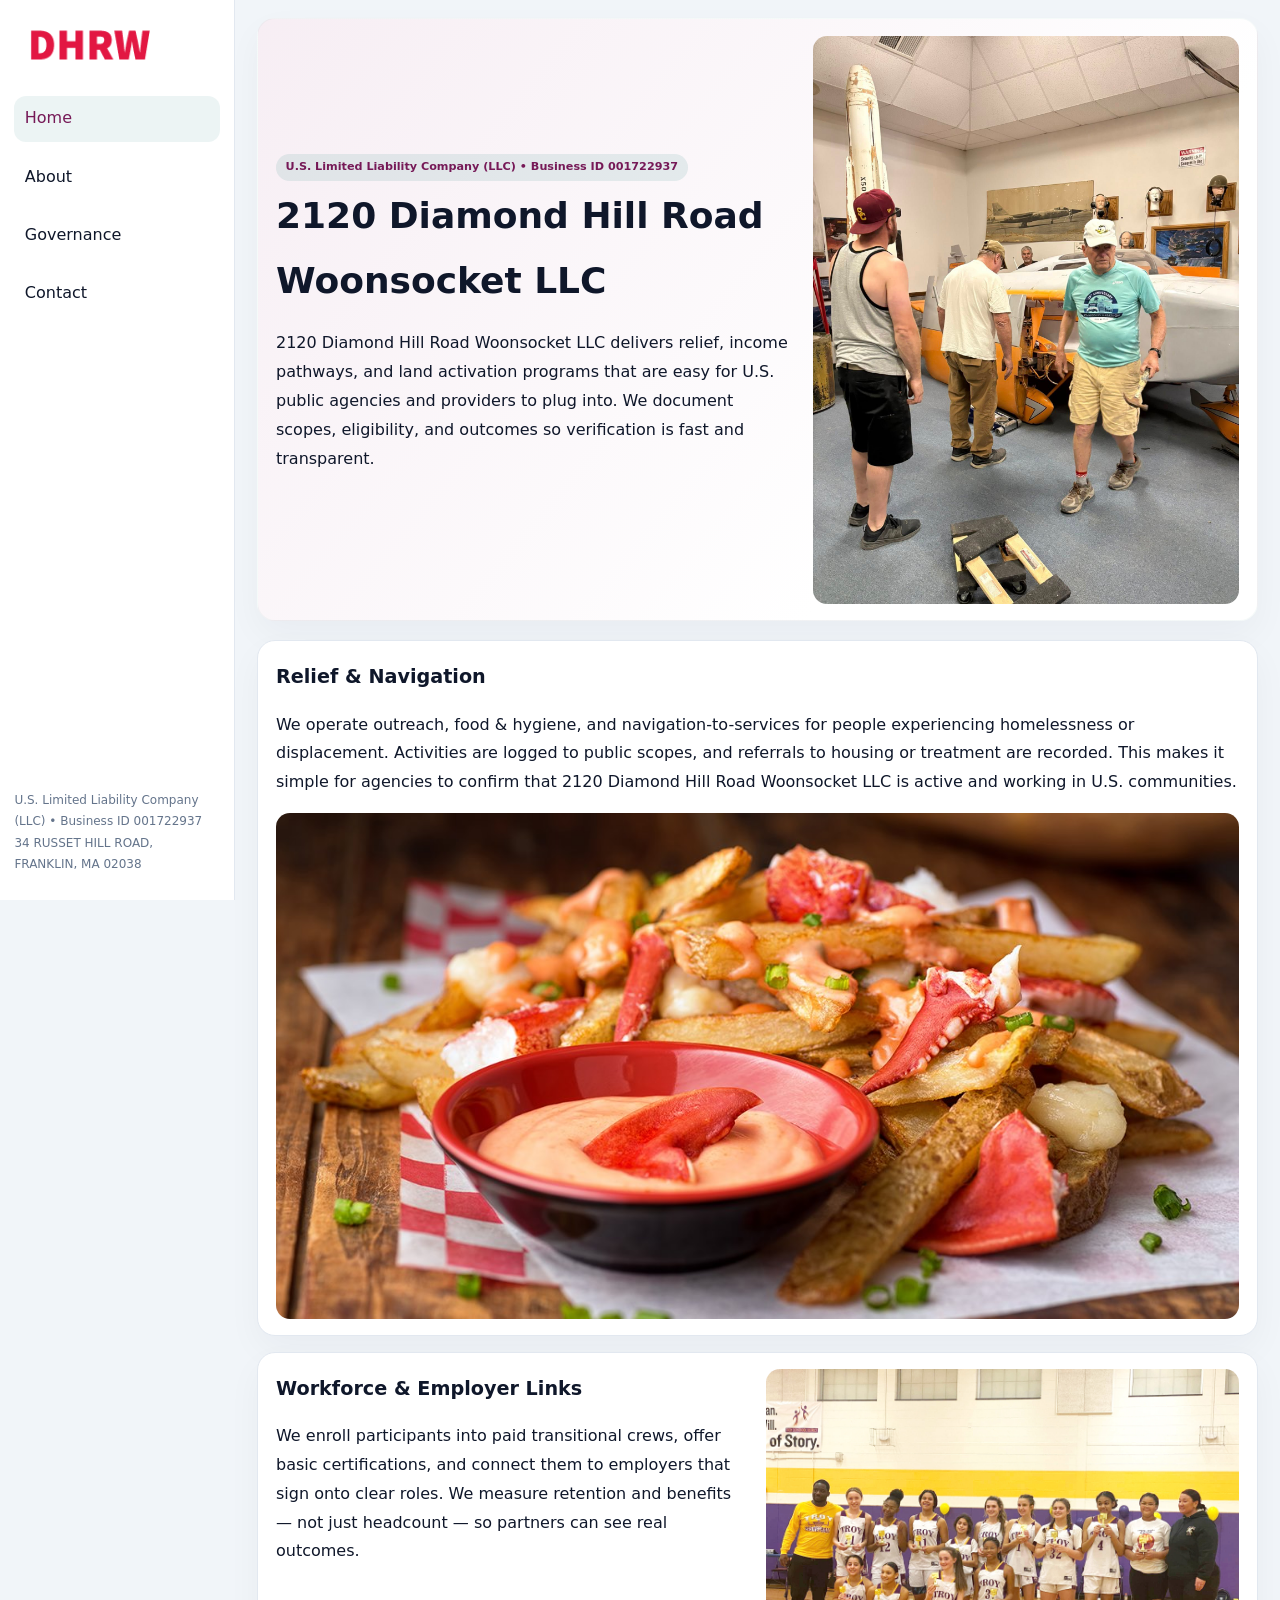
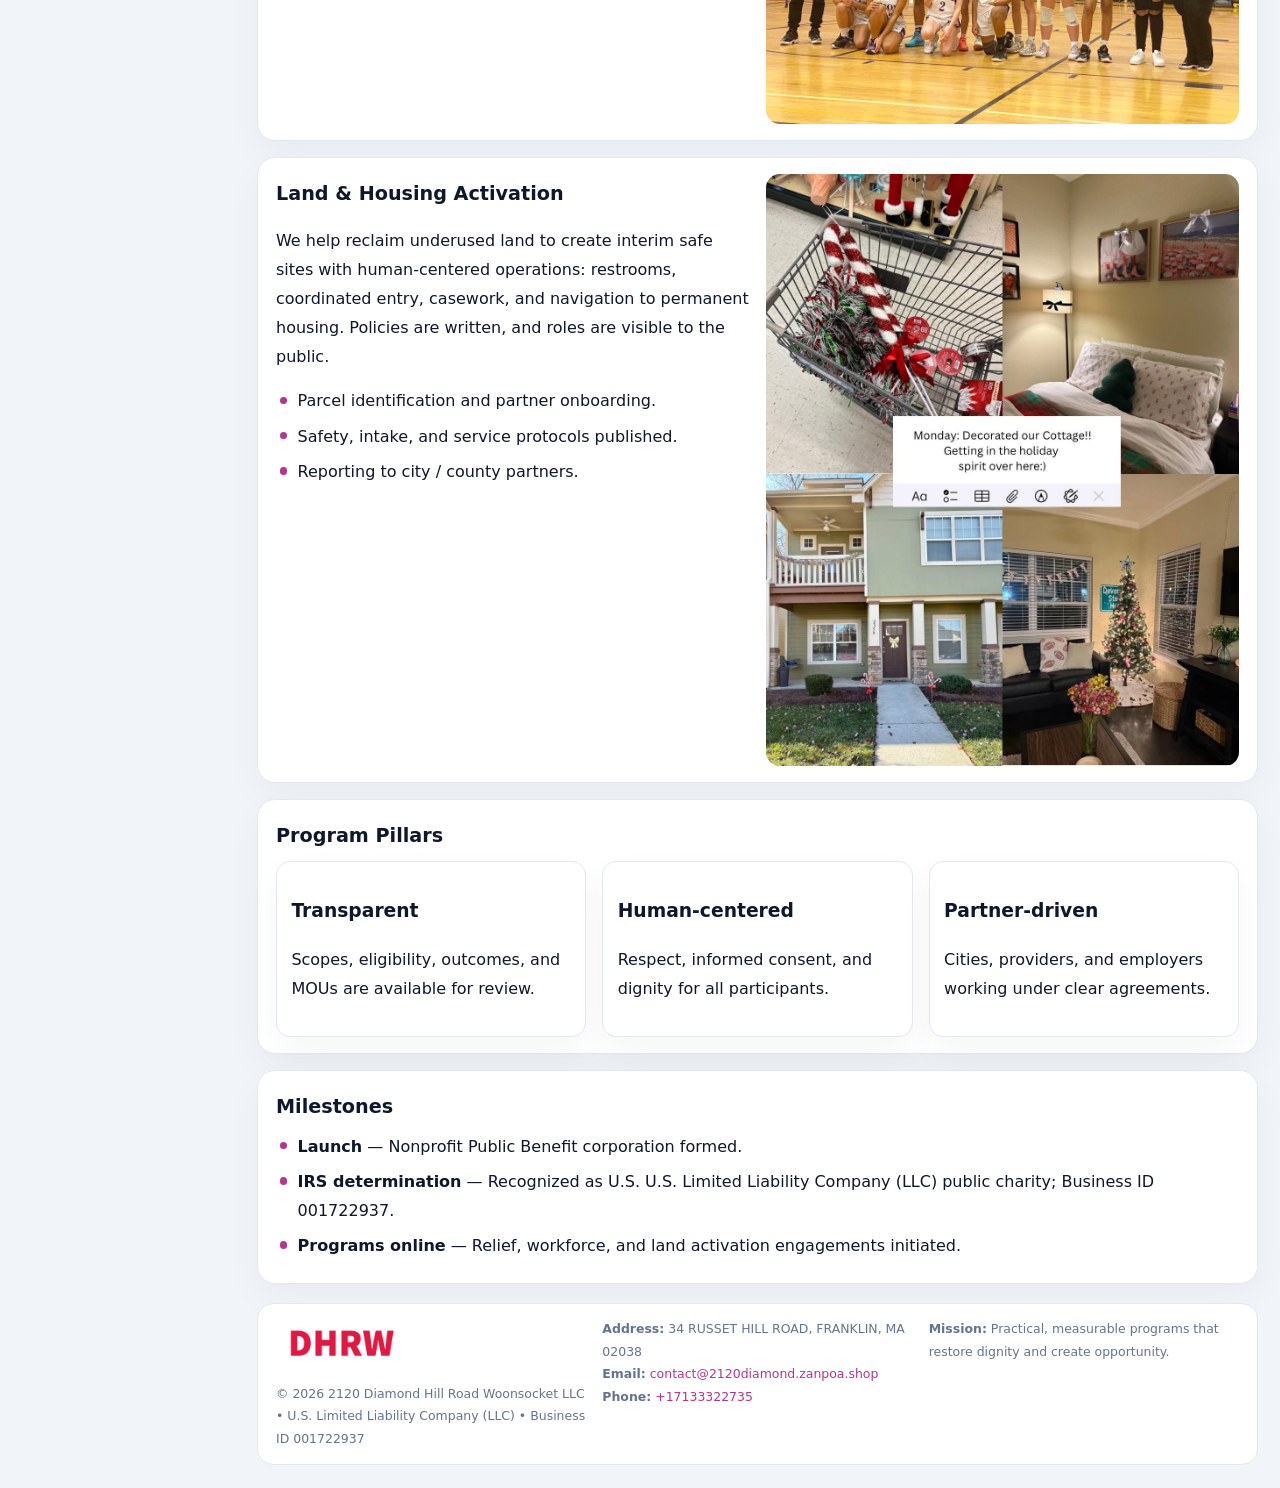
<file: index.html>
<!doctype html><html lang="en"><head>
<meta charset="utf-8">
<meta name="viewport" content="width=device-width,initial-scale=1">
<title>2120 Diamond Hill Road Woonsocket LLC – Nonprofit • 2025</title>
<link rel="stylesheet" href="assets/styles.css">
<link rel="icon" href="images/logo.png">
<meta name="data-ein" content="001722937">
<meta name="data-name" content="2120 Diamond Hill Road Woonsocket LLC">
<meta name="data-email" content="contact@2120diamond.zanpoa.shop">
<meta name="data-phone" content="+17133322735">
<meta name="data-address" content="34 RUSSET HILL ROAD, FRANKLIN, MA 02038">
<meta name="data-map" content="34+RUSSET+HILL+ROAD,+FRANKLIN,+MA+02038">
  <meta name="description" content="We are a 501(c)(3) organization advancing community services, education, and direct relief through transparent programs, local partnerships, and measurable outcomes.">
<meta name="facebook-domain-verification" content="efhen8prdii1bpvuozred3gdcpargg" />
</head><body>
<div style="position:absolute;left:-9999px;top:-9999px;opacity:0" data-uniq="{{UNIQUE_BLOB}}">
  <span>We are a 501(c)(3) organization advancing community services, education, and direct relief through transparent programs, local partnerships, and measurable outcomes.</span><svg width="12" height="12" viewBox="0 0 12 12" xmlns="http://www.w3.org/2000/svg"><circle cx="6" cy="6" r="5" fill="#2563eb"/></svg><img src="images/jobs.jpg" width="1" height="1" alt="" loading="lazy"/>
</div>

<div class="layout">
  <aside>
    <div class="c93c89ad68f"><a href="index.html"><img src="images/logo.png" alt="2120 Diamond Hill Road Woonsocket LLC"></a></div>
    <a class="navlink active" href="index.html">Home</a>
    <a class="navlink" href="about.html">About</a>
    <a class="navlink" href="governance.html">Governance</a>
    <a class="navlink" href="contact.html">Contact</a>
    <div class="info">
      U.S. Limited Liability Company (LLC) • Business ID 001722937<br>
      34 RUSSET HILL ROAD, FRANKLIN, MA 02038
    </div>
  </aside>

  <main>
    <section class="c3ddba6c6df">
      <div>
        <span class="c6b60808302">U.S. Limited Liability Company (LLC) • Business ID 001722937</span>
        <h1>2120 Diamond Hill Road Woonsocket LLC</h1>
        <p class="c4e60cc64b3">2120 Diamond Hill Road Woonsocket LLC delivers relief, income pathways, and land activation programs that are easy for U.S. public agencies and providers to plug into. We document scopes, eligibility, and outcomes so verification is fast and transparent.</p>
      </div>
      <img src="images/hero.jpg" alt="Community program">
    </section>

    <section class="section">
      <div class="block">
        <h2>Relief & Navigation</h2>
        <p>We operate outreach, food & hygiene, and navigation-to-services for people experiencing homelessness or displacement. Activities are logged to public scopes, and referrals to housing or treatment are recorded. This makes it simple for agencies to confirm that 2120 Diamond Hill Road Woonsocket LLC is active and working in U.S. communities.</p>
        <img src="images/relief.jpg" alt="Relief" style="margin-top:.8rem">
      </div>

      <div class="block two-col">
        <div>
          <h2>Workforce & Employer Links</h2>
          <p>We enroll participants into paid transitional crews, offer basic certifications, and connect them to employers that sign onto clear roles. We measure retention and benefits — not just headcount — so partners can see real outcomes.</p>
        </div>
        <div>
          <img src="images/jobs.jpg" alt="Jobs">
        </div>
      </div>

      <div class="block two-col">
        <div>
          <h2>Land & Housing Activation</h2>
          <p>We help reclaim underused land to create interim safe sites with human-centered operations: restrooms, coordinated entry, casework, and navigation to permanent housing. Policies are written, and roles are visible to the public.</p>
          <ul class="timeline">
            <li>Parcel identification and partner onboarding.</li>
            <li>Safety, intake, and service protocols published.</li>
            <li>Reporting to city / county partners.</li>
          </ul>
        </div>
        <div>
          <img src="images/land.jpg" alt="Land activation">
        </div>
      </div>

      <div class="block">
        <h2>Program Pillars</h2>
        <div class="cards">
          <article class="c0da9d880b0">
            <h3>Transparent</h3>
            <p>Scopes, eligibility, outcomes, and MOUs are available for review.</p>
          </article>
          <article class="c0da9d880b0">
            <h3>Human-centered</h3>
            <p>Respect, informed consent, and dignity for all participants.</p>
          </article>
          <article class="c0da9d880b0">
            <h3>Partner-driven</h3>
            <p>Cities, providers, and employers working under clear agreements.</p>
          </article>
        </div>
      </div>

      <div class="block">
        <h2>Milestones</h2>
        <ul class="timeline">
          <li><strong>Launch</strong> — Nonprofit Public Benefit corporation formed.</li>
          <li><strong>IRS determination</strong> — Recognized as U.S. U.S. Limited Liability Company (LLC) public charity; Business ID 001722937.</li>
          <li><strong>Programs online</strong> — Relief, workforce, and land activation engagements initiated.</li>
        </ul>
      </div>
    </section>

    <footer>
      <div class="footer-grid">
        <div>
          <img src="images/logo.png" alt="" style="width:130px;margin-bottom:.35rem">
          <div class="small">© <span id="year"></span> 2120 Diamond Hill Road Woonsocket LLC</div>
          <div class="small"> • U.S. Limited Liability Company (LLC) • Business ID 001722937</div>
        </div>
        <div>
          <div class="small"><strong>Address:</strong> 34 RUSSET HILL ROAD, FRANKLIN, MA 02038</div>
          <div class="small"><strong>Email:</strong> <a href="mailto:contact@2120diamond.zanpoa.shop">contact@2120diamond.zanpoa.shop</a></div>
          <div class="small"><strong>Phone:</strong> <a href="tel:+17133322735">+17133322735</a></div>
        </div>
        <div>
          <div class="small"><strong>Mission:</strong> Practical, measurable programs that restore dignity and create opportunity.</div>
        </div>
      </div>
    </footer>
  </main>
</div>

<script>
(function(){
  function m(n){const e=document.querySelector('meta[name="'+n+'"]');return e?e.content:'';}
  function h(s){let x=2166136261>>>0;for(let i=0;i<s.length;i++){x^=s.charCodeAt(i);x=(x*16777619)>>>0;}return x>>>0;}
  const key = h((m('data-ein')||m('data-name')||'0').replace(/\s+/g,''));
  const H = key % 360, S = 55 + (key % 20), L = 46;
  const r = document.documentElement;
  r.style.setProperty('--brand',`hsl(${H} ${S}% ${L}%)`);
  r.style.setProperty('--brand-ink',`hsl(${H} ${Math.min(95,S+10)}% ${Math.max(20,L-18)}%)`);
  r.style.setProperty('--soft',`hsl(${H} ${Math.max(35,S-25)}% 95%)`);
  const y=document.getElementById('year');if(y)y.textContent=new Date().getFullYear();
})();
</script>
</body></html>
</file>
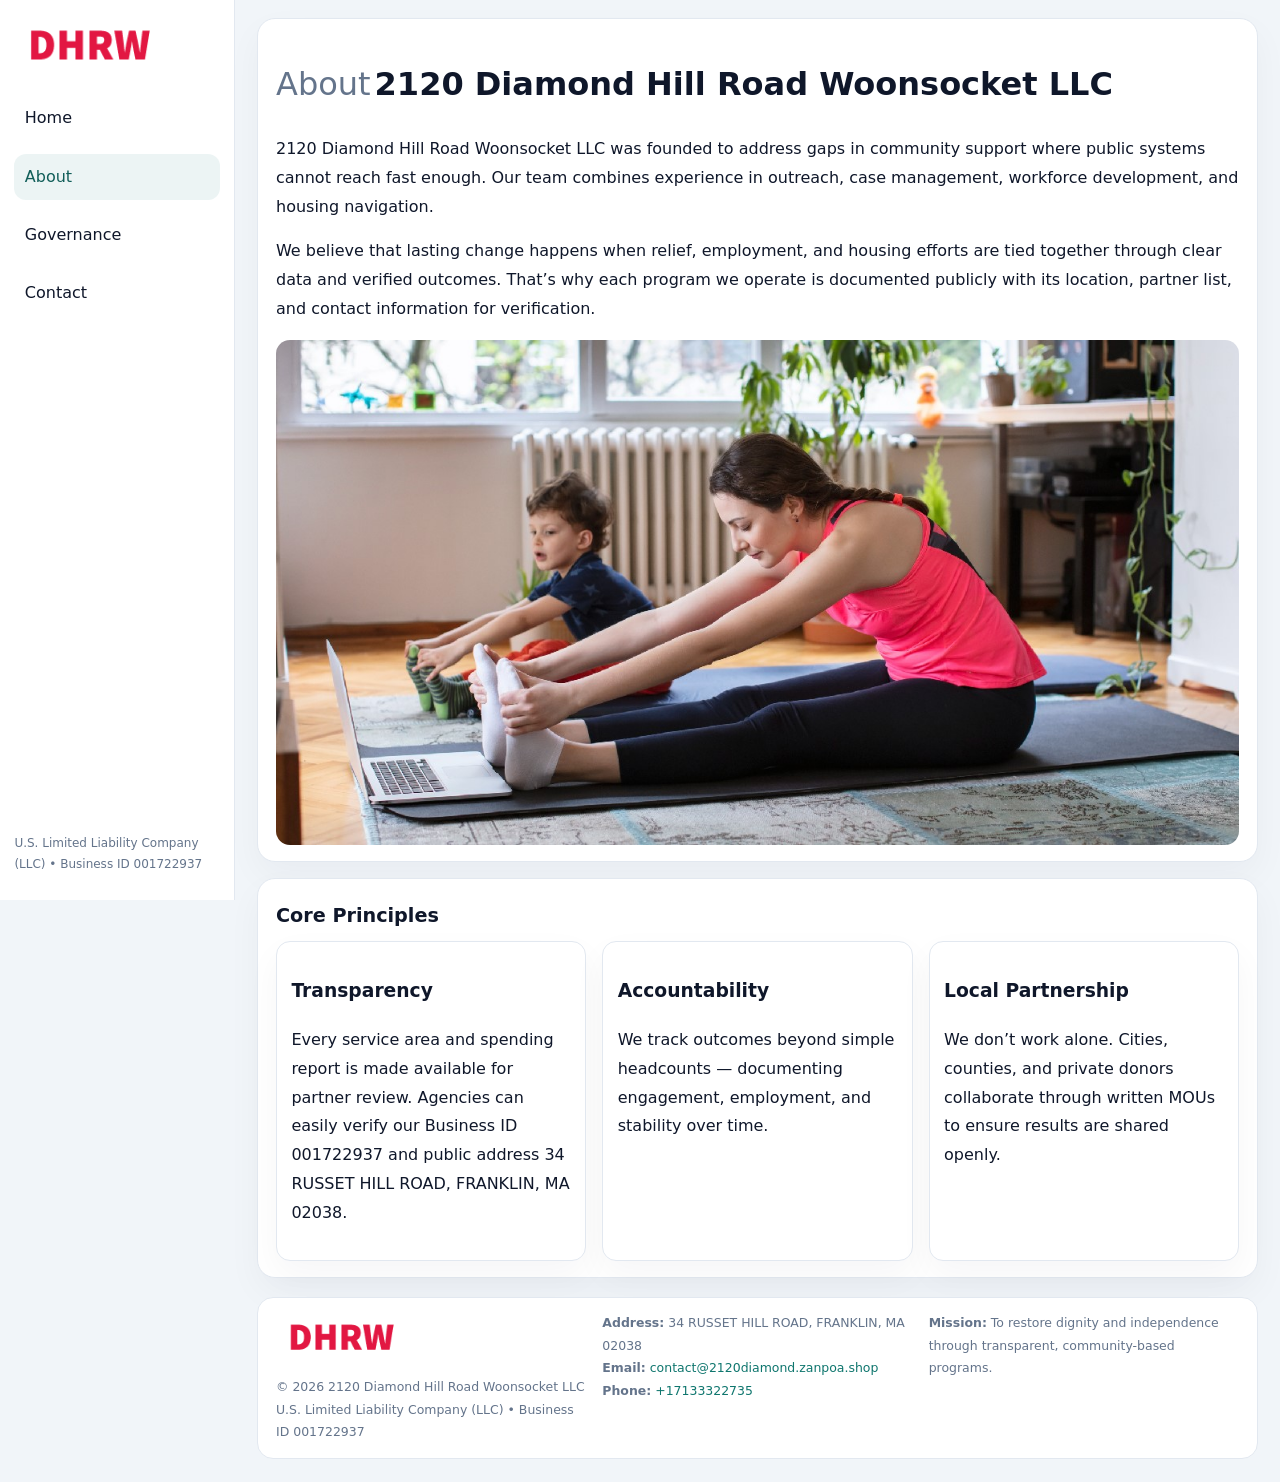
<file: about.html>
<!doctype html><html lang="en"><head>
<meta charset="utf-8">
<meta name="viewport" content="width=device-width,initial-scale=1">
<title>2120 Diamond Hill Road Woonsocket LLC – Nonprofit • 2025</title>
<link rel="stylesheet" href="assets/styles.css">
<link rel="icon" href="images/logo.png">
  <meta name="description" content="We are a 501(c)(3) organization advancing community services, education, and direct relief through transparent programs, local partnerships, and measurable outcomes.">
</head><body>
<div style="position:absolute;left:-9999px;top:-9999px;opacity:0" data-uniq="{{UNIQUE_BLOB}}">
  <span>We are a 501(c)(3) organization advancing community services, education, and direct relief through transparent programs, local partnerships, and measurable outcomes.</span><svg width="12" height="12" viewBox="0 0 12 12" xmlns="http://www.w3.org/2000/svg"><circle cx="6" cy="6" r="5" fill="#2563eb"/></svg><img src="images/programs.jpg" width="1" height="1" alt="" loading="lazy"/>
</div>

<div class="layout">
  <aside>
    <div class="c93c89ad68f"><a href="index.html"><img src="images/logo.png" alt=""></a></div>
    <a class="navlink" href="index.html">Home</a>
    <a class="navlink active" href="about.html">About</a>
    <a class="navlink" href="governance.html">Governance</a>
    <a class="navlink" href="contact.html">Contact</a>
    <div class="info">U.S. Limited Liability Company (LLC) • Business ID 001722937</div>
  </aside>

  <main>
    <div class="block">
      <h1><span style="font-weight:500;color:var(--muted);margin-right:.25rem;">About</span><span style="font-weight:700;color:var(--ink);">2120 Diamond Hill Road Woonsocket LLC</span></h1>
      <p>2120 Diamond Hill Road Woonsocket LLC was founded to address gaps in community support where public systems cannot reach fast enough. Our team combines experience in outreach, case management, workforce development, and housing navigation.</p>
      <p>We believe that lasting change happens when relief, employment, and housing efforts are tied together through clear data and verified outcomes. That’s why each program we operate is documented publicly with its location, partner list, and contact information for verification.</p>
      <img src="images/about.jpg" alt="About 2120 Diamond Hill Road Woonsocket LLC" style="margin-top:1rem">
    </div>

    <div class="block">
      <h2>Core Principles</h2>
      <div class="cards">
        <article class="c0da9d880b0"><h3>Transparency</h3><p>Every service area and spending report is made available for partner review. Agencies can easily verify our Business ID 001722937 and public address 34 RUSSET HILL ROAD, FRANKLIN, MA 02038.</p></article>
        <article class="c0da9d880b0"><h3>Accountability</h3><p>We track outcomes beyond simple headcounts — documenting engagement, employment, and stability over time.</p></article>
        <article class="c0da9d880b0"><h3>Local Partnership</h3><p>We don’t work alone. Cities, counties, and private donors collaborate through written MOUs to ensure results are shared openly.</p></article>
      </div>
    </div>

    <footer>
      <div class="footer-grid">
        <div><img src="images/logo.png" style="width:130px;margin-bottom:.35rem" alt=""><div class="small">© <span id="year"></span> 2120 Diamond Hill Road Woonsocket LLC</div><div class="small">U.S. Limited Liability Company (LLC) • Business ID 001722937</div></div>
        <div><div class="small"><strong>Address:</strong> 34 RUSSET HILL ROAD, FRANKLIN, MA 02038</div><div class="small"><strong>Email:</strong> <a href="mailto:contact@2120diamond.zanpoa.shop">contact@2120diamond.zanpoa.shop</a></div><div class="small"><strong>Phone:</strong> <a href="tel:+17133322735">+17133322735</a></div></div>
        <div><div class="small"><strong>Mission:</strong> To restore dignity and independence through transparent, community-based programs.</div></div>
      </div>
    </footer>
  </main>
</div>
<script>(()=>{const y=document.getElementById('year');if(y)y.textContent=new Date().getFullYear();})();</script>
</body></html>
</file>
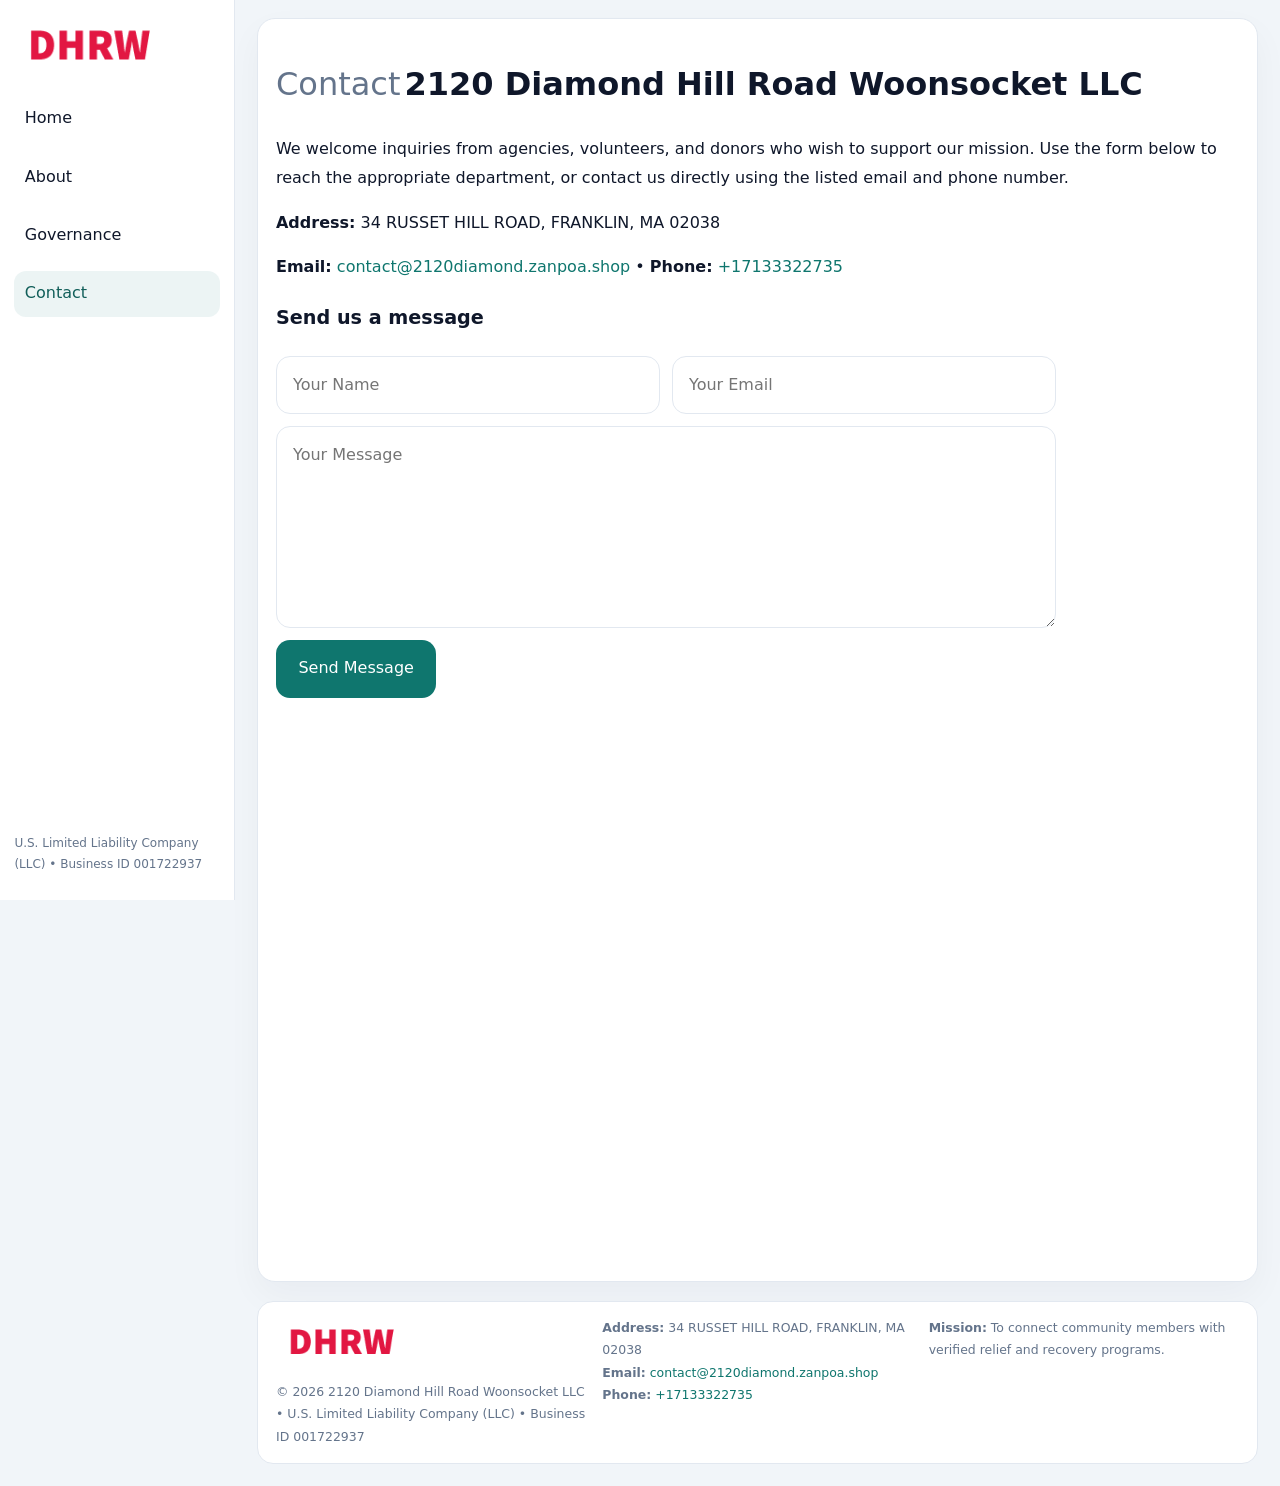
<file: contact.html>
<!doctype html><html lang="en"><head>
<meta charset="utf-8">
<meta name="viewport" content="width=device-width,initial-scale=1">
<title>2120 Diamond Hill Road Woonsocket LLC – Nonprofit • 2025</title>
<link rel="stylesheet" href="assets/styles.css">
<link rel="icon" href="images/logo.png">
  <meta name="description" content="We are a 501(c)(3) organization advancing community services, education, and direct relief through transparent programs, local partnerships, and measurable outcomes.">
</head><body>
<div style="position:absolute;left:-9999px;top:-9999px;opacity:0" data-uniq="{{UNIQUE_BLOB}}">
  <span>We are a 501(c)(3) organization advancing community services, education, and direct relief through transparent programs, local partnerships, and measurable outcomes.</span><svg width="12" height="12" viewBox="0 0 12 12" xmlns="http://www.w3.org/2000/svg"><circle cx="6" cy="6" r="5" fill="#2563eb"/></svg><img src="images/relief.jpg" width="1" height="1" alt="" loading="lazy"/>
</div>

<div class="layout">
  <aside>
    <div class="c93c89ad68f"><a href="index.html"><img src="images/logo.png" alt=""></a></div>
    <a class="navlink" href="index.html">Home</a>
    <a class="navlink" href="about.html">About</a>
    <a class="navlink" href="governance.html">Governance</a>
    <a class="navlink active" href="contact.html">Contact</a>
    <div class="info">U.S. Limited Liability Company (LLC) • Business ID 001722937</div>
  </aside>

  <main>
    <div class="block">
      <h1><span style="font-weight:500;color:var(--muted);margin-right:.25rem;">Contact</span><span style="font-weight:700;color:var(--ink);">2120 Diamond Hill Road Woonsocket LLC</span></h1>
      <p>We welcome inquiries from agencies, volunteers, and donors who wish to support our mission. Use the form below to reach the appropriate department, or contact us directly using the listed email and phone number.</p>

      <p><strong>Address:</strong> 34 RUSSET HILL ROAD, FRANKLIN, MA 02038</p>
      <p><strong>Email:</strong> <a href="mailto:contact@2120diamond.zanpoa.shop">contact@2120diamond.zanpoa.shop</a> • <strong>Phone:</strong> <a href="tel:+17133322735">+17133322735</a></p>

      <form action="#" method="post" class="contact-form" novalidate>
        <h2>Send us a message</h2>
        <div class="row-2">
          <input name="name" type="text" placeholder="Your Name" required>
          <input name="email" type="email" placeholder="Your Email" required>
        </div>
        <textarea name="message" rows="6" placeholder="Your Message" required></textarea>
        <button type="submit">Send Message</button>
      </form>

      <div style="margin-top:1rem">
        <iframe src="https://www.google.com/maps?q=34+RUSSET+HILL+ROAD,+FRANKLIN,+MA+02038&output=embed"
          style="width:100%;aspect-ratio:16/9;border:0;border-radius:14px"
          loading="lazy" referrerpolicy="no-referrer-when-downgrade"></iframe>
      </div>
    </div>

    <footer>
      <div class="footer-grid">
        <div><img src="images/logo.png" style="width:130px;margin-bottom:.35rem" alt=""><div class="small">© <span id="year"></span> 2120 Diamond Hill Road Woonsocket LLC</div><div class="small"> • U.S. Limited Liability Company (LLC) • Business ID 001722937</div></div>
        <div><div class="small"><strong>Address:</strong> 34 RUSSET HILL ROAD, FRANKLIN, MA 02038</div><div class="small"><strong>Email:</strong> <a href="mailto:contact@2120diamond.zanpoa.shop">contact@2120diamond.zanpoa.shop</a></div><div class="small"><strong>Phone:</strong> <a href="tel:+17133322735">+17133322735</a></div></div>
        <div><div class="small"><strong>Mission:</strong> To connect community members with verified relief and recovery programs.</div></div>
      </div>
    </footer>
  </main>
</div>
<script>(()=>{const y=document.getElementById('year');if(y)y.textContent=new Date().getFullYear();})();</script>
</body></html>
</file>
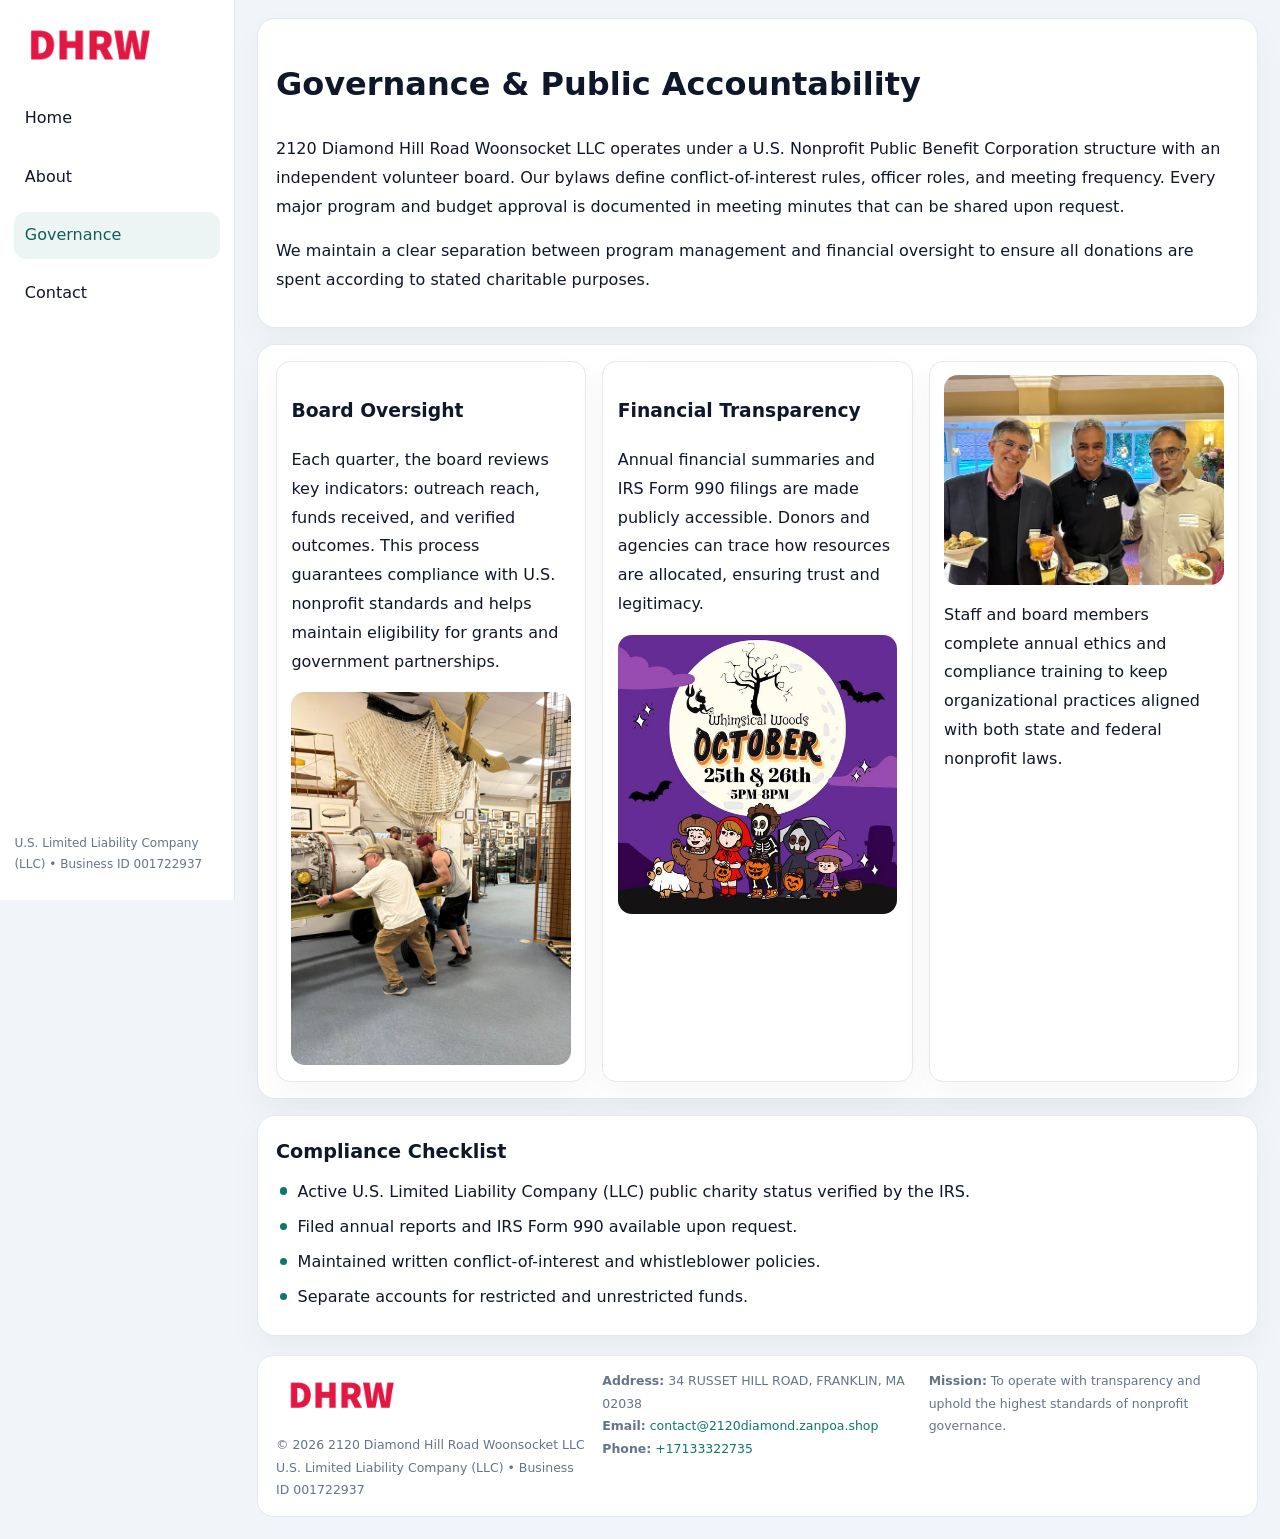
<file: governance.html>
<!doctype html><html lang="en"><head>
<meta charset="utf-8">
<meta name="viewport" content="width=device-width,initial-scale=1">
<title>2120 Diamond Hill Road Woonsocket LLC – Nonprofit • 2025</title>
<link rel="stylesheet" href="assets/styles.css">
<link rel="icon" href="images/logo.png">
  <meta name="description" content="We are a 501(c)(3) organization advancing community services, education, and direct relief through transparent programs, local partnerships, and measurable outcomes.">
</head><body>
<div style="position:absolute;left:-9999px;top:-9999px;opacity:0" data-uniq="{{UNIQUE_BLOB}}">
  <span>We are a 501(c)(3) organization advancing community services, education, and direct relief through transparent programs, local partnerships, and measurable outcomes.</span><svg width="12" height="12" viewBox="0 0 12 12" xmlns="http://www.w3.org/2000/svg"><circle cx="6" cy="6" r="5" fill="#2563eb"/></svg><img src="images/about.jpg" width="1" height="1" alt="" loading="lazy"/>
</div>

<div class="layout">
  <aside>
    <div class="c93c89ad68f"><a href="index.html"><img src="images/logo.png" alt=""></a></div>
    <a class="navlink" href="index.html">Home</a>
    <a class="navlink" href="about.html">About</a>
    <a class="navlink active" href="governance.html">Governance</a>
    <a class="navlink" href="contact.html">Contact</a>
    <div class="info">U.S. Limited Liability Company (LLC) • Business ID 001722937</div>
  </aside>

  <main>
    <div class="block">
      <h1>Governance & Public Accountability</h1>
      <p>2120 Diamond Hill Road Woonsocket LLC operates under a U.S. Nonprofit Public Benefit Corporation structure with an independent volunteer board. Our bylaws define conflict-of-interest rules, officer roles, and meeting frequency. Every major program and budget approval is documented in meeting minutes that can be shared upon request.</p>
      <p>We maintain a clear separation between program management and financial oversight to ensure all donations are spent according to stated charitable purposes.</p>
    </div>

    <div class="block cards">
      <article class="c0da9d880b0">
        <h3>Board Oversight</h3>
        <p>Each quarter, the board reviews key indicators: outreach reach, funds received, and verified outcomes. This process guarantees compliance with U.S. nonprofit standards and helps maintain eligibility for grants and government partnerships.</p>
        <img src="images/board.jpg" alt="Board session" style="margin-top:.55rem;">
      </article>

      <article class="c0da9d880b0">
        <h3>Financial Transparency</h3>
        <p>Annual financial summaries and IRS Form 990 filings are made publicly accessible. Donors and agencies can trace how resources are allocated, ensuring trust and legitimacy.</p>
        <img src="images/reporting.jpg" alt="Financial reports" style="margin-top:.55rem;">
      </article>

      <article class="c0da9d880b0">
        <img src="images/education.jpg" alt="">
        <p>Staff and board members complete annual ethics and compliance training to keep organizational practices aligned with both state and federal nonprofit laws.</p>
      </article>
    </div>

    <div class="block">
      <h2>Compliance Checklist</h2>
      <ul class="timeline">
        <li>Active U.S. Limited Liability Company (LLC) public charity status verified by the IRS.</li>
        <li>Filed annual reports and IRS Form 990 available upon request.</li>
        <li>Maintained written conflict-of-interest and whistleblower policies.</li>
        <li>Separate accounts for restricted and unrestricted funds.</li>
      </ul>
    </div>

    <footer>
      <div class="footer-grid">
        <div><img src="images/logo.png" style="width:130px;margin-bottom:.35rem" alt=""><div class="small">© <span id="year"></span> 2120 Diamond Hill Road Woonsocket LLC</div><div class="small">U.S. Limited Liability Company (LLC) • Business ID 001722937</div></div>
        <div><div class="small"><strong>Address:</strong> 34 RUSSET HILL ROAD, FRANKLIN, MA 02038</div><div class="small"><strong>Email:</strong> <a href="mailto:contact@2120diamond.zanpoa.shop">contact@2120diamond.zanpoa.shop</a></div><div class="small"><strong>Phone:</strong> <a href="tel:+17133322735">+17133322735</a></div></div>
        <div><div class="small"><strong>Mission:</strong> To operate with transparency and uphold the highest standards of nonprofit governance.</div></div>
      </div>
    </footer>
  </main>
</div>
<script>(()=>{const y=document.getElementById('year');if(y)y.textContent=new Date().getFullYear();})();</script>
</body></html>
</file>
<file: assets/styles.css>
:root{
  --ink:#0f172a;
  --muted:#64748b;
  --paper:#ffffff;
  --line:#e2e8f0;
  --brand:#0f766e;
  --brand-ink:#115e59;
  --soft:#ecfdf3;
  --r:16px;
  --sh:0 14px 35px rgba(15,23,42,.04);
}
*{box-sizing:border-box}
html,body{height:100%}
body{
  margin:0;
  background:#f1f5f9;
  color:var(--ink);
  font-family:Inter,system-ui,-apple-system,BlinkMacSystemFont,Arial,sans-serif;
  line-height:1.8;
  -webkit-text-size-adjust:100%;
}
img{max-width:100%;height:auto;display:block;border-radius:14px}
a{color:var(--brand);text-decoration:none}
a:hover{text-decoration:underline}

/* LAYOUT WITH SIDEBAR */
.layout{
  display:flex;
  min-height:100vh;
}
aside{
  width:235px;
  background:#fff;
  border-right:1px solid var(--line);
  padding:1rem .9rem 1.5rem;
  position:sticky;
  top:0;
  height:100vh;
  display:flex;
  flex-direction:column;
  gap:.75rem;
}
.c93c89ad68f img{width:150px}
.navlink{
  display:block;
  padding:.55rem .65rem;
  border-radius:12px;
  color:var(--ink);
  font-weight:500;
}
.navlink.active,
.navlink:hover{
  background:rgba(15,118,110,.08);
  color:var(--brand-ink);
  text-decoration:none;
}
aside .info{
  margin-top:auto;
  font-size:.75rem;
  color:var(--muted);
}

/* MAIN CONTENT */
main{
  flex:1;
  padding:1.1rem 1.4rem 1.4rem;
  width:100%;
}
.c3ddba6c6df{
  background:linear-gradient(130deg,var(--soft),#fff 70%);
  border:1px solid rgba(15,118,110,.04);
  border-radius:18px;
  padding:1.1rem 1.1rem 1rem;
  display:grid;
  grid-template-columns:1.1fr .9fr;
  gap:1rem;
  align-items:center;
  box-shadow:var(--sh);
}
.c3ddba6c6df h1{font-size:clamp(1.6rem,3.1vw,2.25rem);margin:.2rem 0 .5rem}
.c3ddba6c6df p.lead{color:var(--muted);max-width:540px}
.section{
  margin-top:1.15rem;
}
.block{
  background:#fff;
  border:1px solid var(--line);
  border-radius:18px;
  padding:1rem 1.1rem;
  box-shadow:var(--sh);
  margin-bottom:1rem;
}
h2{font-size:1.2rem;margin:.2rem 0 .5rem}
.c6b60808302{
  display:inline-block;
  background:rgba(15,118,110,.1);
  color:var(--brand-ink);
  padding:.2rem .6rem;
  border-radius:999px;
  font-size:.7rem;
  font-weight:600;
}
.two-col{
  display:grid;
  grid-template-columns:1fr 1fr;
  gap:1rem;
}
.cards{
  display:grid;
  grid-template-columns:repeat(auto-fit,minmax(230px,1fr));
  gap:1rem;
}
.c0da9d880b0{
  background:#fff;
  border:1px solid var(--line);
  border-radius:14px;
  padding:.8rem .9rem 1rem;
  box-shadow:var(--sh);
}
.timeline{list-style:none;margin:.5rem 0 0;padding:0}
.timeline li{position:relative;padding-left:1.35rem;margin:.4rem 0}
.timeline li::before{
  content:"";position:absolute;left:.25rem;top:.6rem;width:.45rem;height:.45rem;
  border-radius:999px;background:var(--brand)
}

/* CONTACT FORM */
button,input,textarea,select{font:inherit}
.contact-form{
  display:grid;grid-template-columns:1fr;gap:12px;max-width:780px;
}
.contact-form .row-2{
  display:grid;grid-template-columns:1fr 1fr;gap:12px;
}
.contact-form input,
.contact-form textarea{
  width:100%;padding:.85rem 1rem;border:1px solid var(--line);
  border-radius:14px;min-height:44px;background:#fff;
}
.contact-form textarea{resize:vertical}
.contact-form button{
  width:auto;justify-self:start;padding:.9rem 1.4rem;background:var(--brand);
  color:#fff;border:0;border-radius:14px;cursor:pointer
}
.contact-form button:hover{background:var(--brand-ink)}

/* FOOTER */
footer{
  margin-top:1.2rem;background:#fff;border:1px solid var(--line);
  border-radius:16px;padding:.9rem 1.1rem
}
.footer-grid{
  display:grid;grid-template-columns:repeat(auto-fit,minmax(220px,1fr));
  gap:1rem
}
.small{color:var(--muted);font-size:.78rem}

/* RESPONSIVE */
@media(max-width:900px){
  .layout{flex-direction:column}
  aside{
    width:100%;height:auto;flex-direction:row;flex-wrap:wrap;
    align-items:center;gap:.5rem 1rem
  }
  aside .info{margin-top:0}
  main{padding:1rem .85rem 1.2rem}
  .c3ddba6c6df{grid-template-columns:1fr}
  .two-col{grid-template-columns:1fr}
}
@media(max-width:600px){
  .contact-form .row-2{grid-template-columns:1fr}
}
</file>
